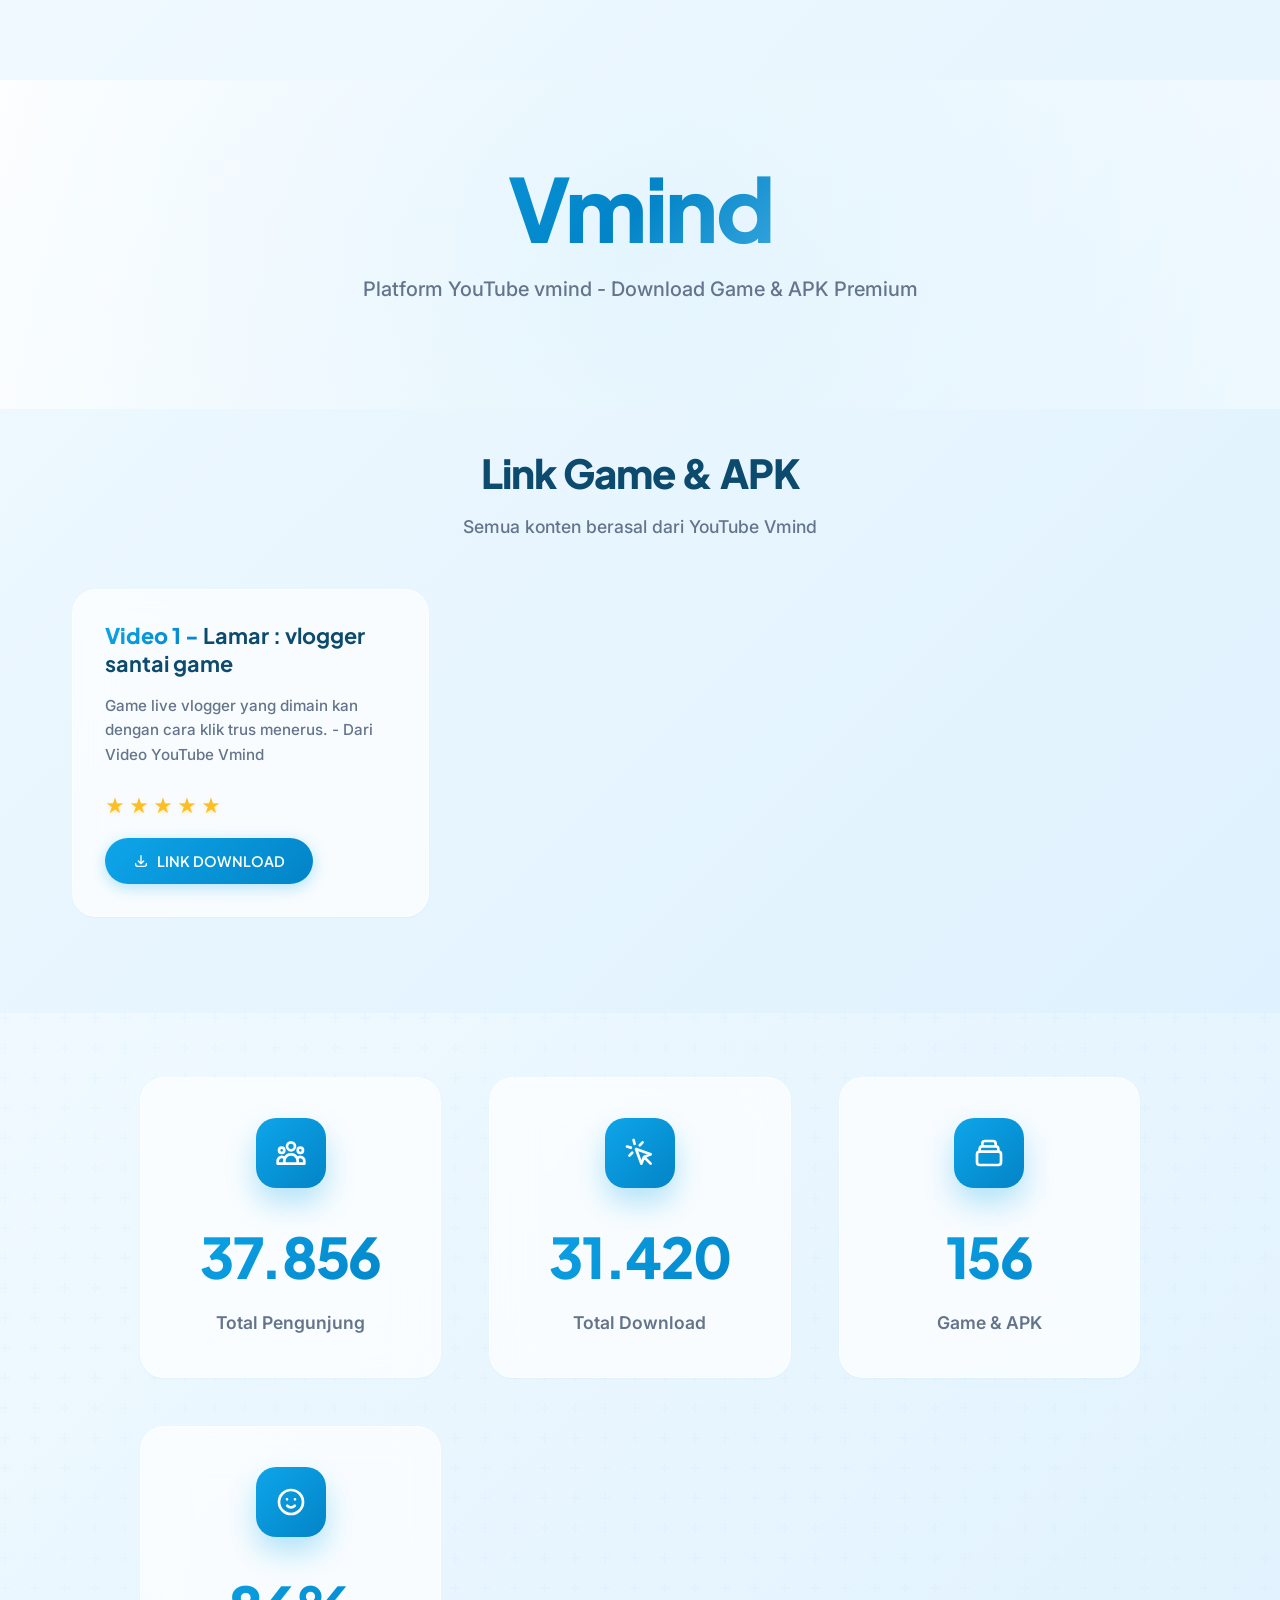
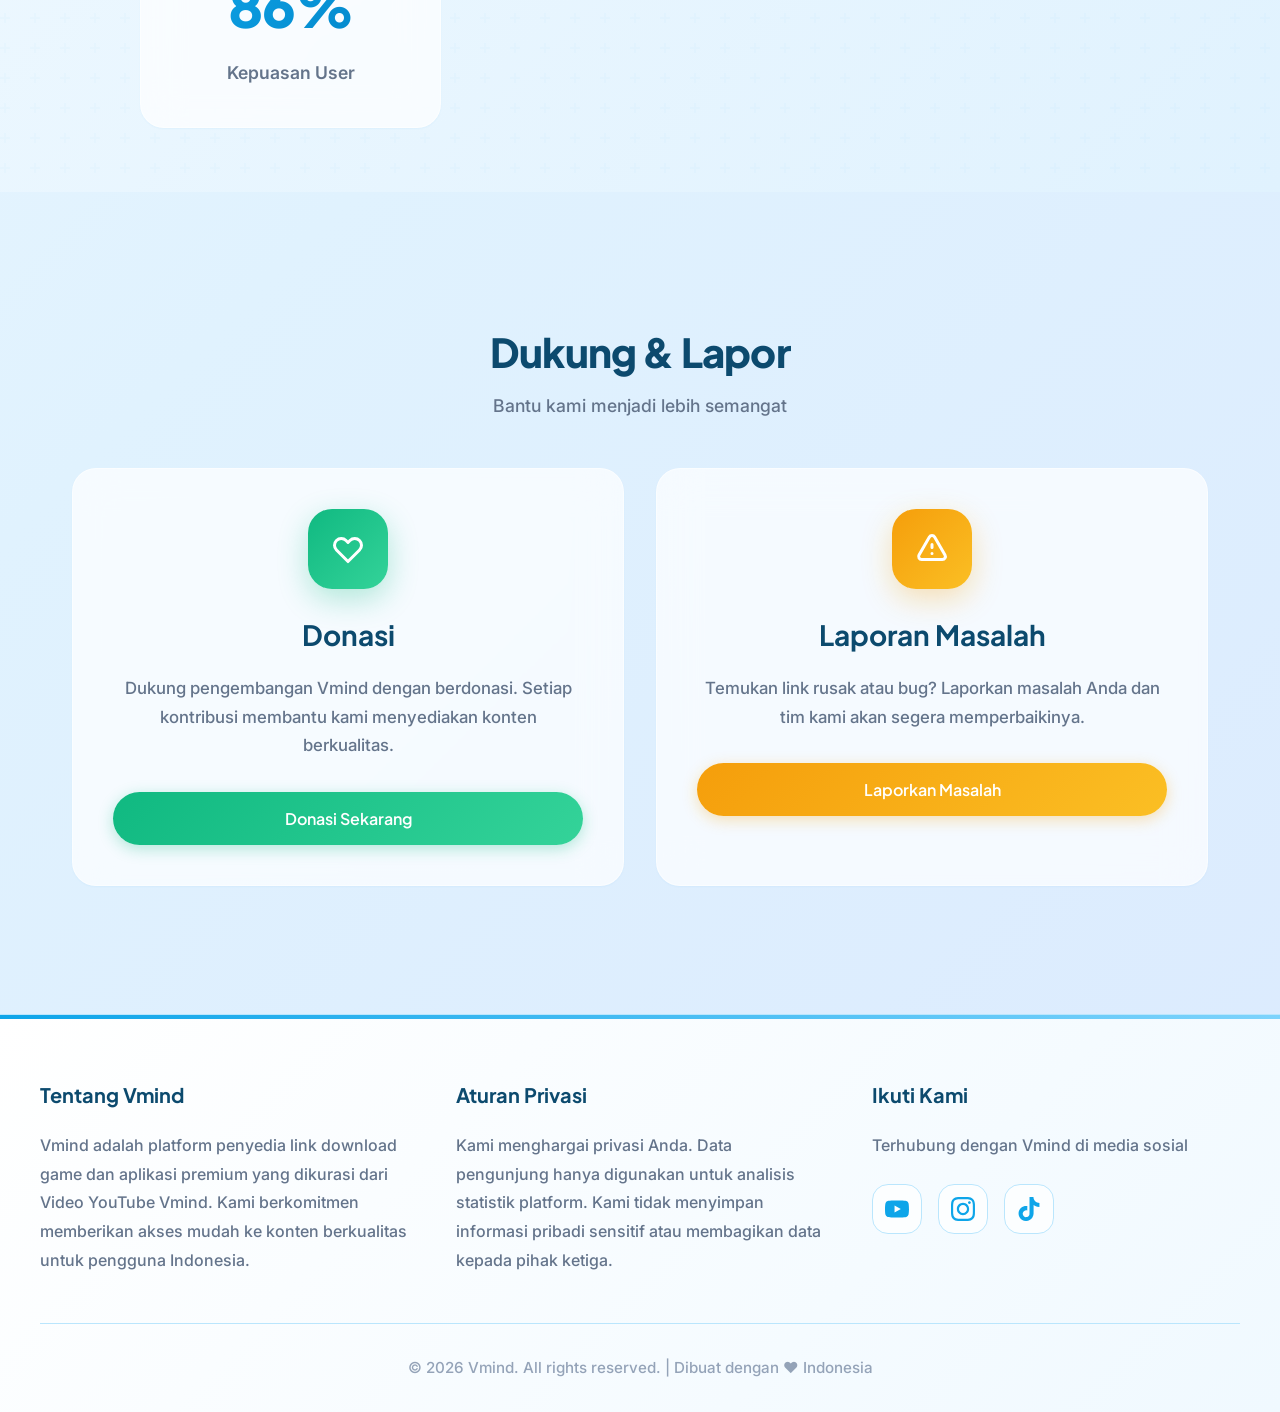
<file: Index.html>
<!DOCTYPE html>
<html lang="id">
<head>
    <meta charset="UTF-8">
    <meta name="viewport" content="width=device-width, initial-scale=1.0">
    <title>Vmind - Video 1 Game & APK Provider</title>
    <link rel="preconnect" href="https://fonts.googleapis.com">
    <link rel="preconnect" href="https://fonts.gstatic.com" crossorigin>
    <link href="https://fonts.googleapis.com/css2?family=Plus+Jakarta+Sans:wght@400;500;600;700;800&family=Inter:wght@300;400;500;600;700&display=swap" rel="stylesheet">
    
<style>
    * {
    margin: 0;
    padding: 0;
    box-sizing: border-box;
}

:root {
    --primary-blue: #0ea5e9;
    --primary-dark: #0284c7;
    --primary-light: #38bdf8;
    --accent-blue: #7dd3fc;
    --bg-white: #ffffff;
    --bg-light: #f0f9ff;
    --bg-gray: #e0f2fe;
    --text-dark: #0c4a6e;
    --text-gray: #64748b;
    --text-light: #94a3b8;
    --border-light: #bae6fd;
    --shadow-sm: 0 1px 2px 0 rgb(14 165 233 / 0.05);
    --shadow-md: 0 4px 6px -1px rgb(14 165 233 / 0.1), 0 2px 4px -2px rgb(14 165 233 / 0.1);
    --shadow-lg: 0 10px 15px -3px rgb(14 165 233 / 0.15), 0 4px 6px -4px rgb(14 165 233 / 0.1);
    --shadow-xl: 0 20px 25px -5px rgb(14 165 233 / 0.15), 0 8px 10px -6px rgb(14 165 233 / 0.1);
    --glass-bg: rgba(255, 255, 255, 0.7);
    --glass-border: rgba(255, 255, 255, 0.5);
}

body {
    font-family: 'Inter', -apple-system, BlinkMacSystemFont, sans-serif;
    background: linear-gradient(135deg, #f0f9ff 0%, #e0f2fe 50%, #dbeafe 100%);
    color: var(--text-dark);
    line-height: 1.6;
    overflow-x: hidden;
    min-height: 100vh;
}

/* Modern Navigation */
.navbar {
    position: fixed;
    top: 0;
    left: 0;
    right: 0;
    background: var(--glass-bg);
    backdrop-filter: blur(20px);
    -webkit-backdrop-filter: blur(20px);
    border-bottom: 1px solid var(--glass-border);
    z-index: 1000;
    padding: 1rem 0;
    transition: all 0.3s ease;
}

.nav-container {
    max-width: 1200px;
    margin: 0 auto;
    padding: 0 2rem;
    display: flex;
    justify-content: space-between;
    align-items: center;
}

.logo {
    font-family: 'Plus Jakarta Sans', sans-serif;
    font-size: 2rem;
    font-weight: 800;
    background: linear-gradient(135deg, var(--primary-blue), var(--primary-dark));
    -webkit-background-clip: text;
    -webkit-text-fill-color: transparent;
    background-clip: text;
    cursor: pointer;
    transition: transform 0.3s ease;
    letter-spacing: -0.02em;
}

.logo:hover {
    transform: scale(1.05) rotate(-2deg);
}

/* Main Content */
.main-content {
    margin-top: 80px;
    min-height: calc(100vh - 80px);
}

.page-section {
    display: none;
    animation: fadeIn 0.5s ease;
}

.page-section.active {
    display: block;
}

@keyframes fadeIn {
    from { opacity: 0; transform: translateY(20px); }
    to { opacity: 1; transform: translateY(0); }
}

/* Modern Hero Section */
.hero {
    background: linear-gradient(135deg, var(--bg-white) 0%, var(--bg-light) 100%);
    padding: 5rem 2rem 4rem;
    text-align: center;
    position: relative;
    overflow: hidden;
}

.hero::before {
    content: '';
    position: absolute;
    top: -50%;
    left: -50%;
    width: 200%;
    height: 200%;
    background: radial-gradient(circle, rgba(14, 165, 233, 0.08) 0%, transparent 60%);
    animation: pulse 20s ease-in-out infinite;
}

@keyframes pulse {
    0%, 100% { transform: scale(1) rotate(0deg); }
    50% { transform: scale(1.1) rotate(5deg); }
}

.hero-content {
    position: relative;
    z-index: 1;
    max-width: 800px;
    margin: 0 auto;
}

.hero h1 {
    font-family: 'Plus Jakarta Sans', sans-serif;
    font-size: clamp(3rem, 8vw, 5.5rem);
    font-weight: 800;
    background: linear-gradient(135deg, var(--primary-blue), var(--primary-dark), var(--accent-blue));
    -webkit-background-clip: text;
    -webkit-text-fill-color: transparent;
    background-clip: text;
    margin-bottom: 1rem;
    letter-spacing: -0.03em;
    line-height: 1.1;
}

.hero-subtitle {
    font-size: 1.25rem;
    color: var(--text-gray);
    margin-bottom: 2.5rem;
    max-width: 600px;
    margin-left: auto;
    margin-right: auto;
    font-weight: 500;
}

/* Floating Bubbles Animation */
.bubbles {
    position: absolute;
    width: 100%;
    height: 100%;
    overflow: hidden;
    top: 0;
    left: 0;
    pointer-events: none;
}

.bubble {
    position: absolute;
    bottom: -100px;
    background: linear-gradient(135deg, var(--primary-light), var(--accent-blue));
    border-radius: 50%;
    opacity: 0.4;
    animation: rise 15s infinite ease-in;
    box-shadow: 0 0 20px rgba(14, 165, 233, 0.3);
}

.bubble:nth-child(1) { width: 40px; height: 40px; left: 10%; animation-duration: 12s; animation-delay: 0s; }
.bubble:nth-child(2) { width: 20px; height: 20px; left: 20%; animation-duration: 15s; animation-delay: 2s; }
.bubble:nth-child(3) { width: 50px; height: 50px; left: 35%; animation-duration: 18s; animation-delay: 4s; }
.bubble:nth-child(4) { width: 25px; height: 25px; left: 50%; animation-duration: 14s; animation-delay: 1s; }
.bubble:nth-child(5) { width: 35px; height: 35px; left: 65%; animation-duration: 16s; animation-delay: 3s; }
.bubble:nth-child(6) { width: 15px; height: 15px; left: 80%; animation-duration: 13s; animation-delay: 5s; }
.bubble:nth-child(7) { width: 45px; height: 45px; left: 90%; animation-duration: 17s; animation-delay: 2s; }

@keyframes rise {
    0% {
        bottom: -100px;
        transform: translateX(0) scale(1);
        opacity: 0.4;
    }
    50% {
        opacity: 0.6;
        transform: translateX(100px) scale(1.1);
    }
    100% {
        bottom: 100vh;
        transform: translateX(-200px) scale(0.8);
        opacity: 0;
    }
}

/* Games Section */
.games-section {
    padding: 2rem;
    max-width: 1200px;
    margin: 0 auto;
}

.section-header {
    text-align: center;
    margin-bottom: 3rem;
}

.section-header h2 {
    font-family: 'Plus Jakarta Sans', sans-serif;
    font-size: 2.5rem;
    font-weight: 800;
    color: var(--text-dark);
    margin-bottom: 0.5rem;
    letter-spacing: -0.02em;
}

.section-header p {
    color: var(--text-gray);
    font-size: 1.1rem;
    font-weight: 500;
}

/* Modern Games Grid */
.games-grid {
    display: grid;
    grid-template-columns: repeat(auto-fill, minmax(350px, 1fr));
    gap: 2rem;
}

.game-card {
    background: var(--glass-bg);
    backdrop-filter: blur(20px);
    border-radius: 24px;
    padding: 2rem;
    border: 1px solid var(--glass-border);
    transition: all 0.4s cubic-bezier(0.4, 0, 0.2, 1);
    position: relative;
    overflow: hidden;
    box-shadow: var(--shadow-sm);
}

.game-card::before {
    content: '';
    position: absolute;
    top: 0;
    left: 0;
    right: 0;
    height: 4px;
    background: linear-gradient(90deg, var(--primary-blue), var(--accent-blue));
    transform: scaleX(0);
    transition: transform 0.4s ease;
}

.game-card:hover {
    transform: translateY(-8px) scale(1.02);
    box-shadow: var(--shadow-xl);
    border-color: var(--primary-blue);
    background: rgba(255, 255, 255, 0.9);
}

.game-card:hover::before {
    transform: scaleX(1);
}

.game-header {
    margin-bottom: 1rem;
}

.game-title {
    font-family: 'Plus Jakarta Sans', sans-serif;
    font-size: 1.35rem;
    font-weight: 700;
    color: var(--text-dark);
    margin-bottom: 0.75rem;
    line-height: 1.3;
}

.game-prefix {
    color: var(--primary-blue);
    font-weight: 800;
    background: linear-gradient(135deg, var(--primary-blue), var(--primary-dark));
    -webkit-background-clip: text;
    -webkit-text-fill-color: transparent;
}

.game-desc {
    color: var(--text-gray);
    font-size: 0.95rem;
    margin-bottom: 1.5rem;
    line-height: 1.6;
    font-weight: 500;
}

.game-meta {
    display: flex;
    justify-content: space-between;
    align-items: center;
    flex-wrap: wrap;
    gap: 1rem;
}

.rating {
    display: flex;
    gap: 0.25rem;
}

.star {
    color: #fbbf24;
    font-size: 1.2rem;
    text-shadow: 0 2px 4px rgba(251, 191, 36, 0.3);
}

.star.empty {
    color: var(--border-light);
    text-shadow: none;
}

/* Modern Download Button */
.download-btn {
    background: linear-gradient(135deg, var(--primary-blue), var(--primary-dark));
    color: white;
    border: none;
    padding: 0.875rem 1.75rem;
    border-radius: 50px;
    font-weight: 600;
    font-family: 'Plus Jakarta Sans', sans-serif;
    cursor: pointer;
    transition: all 0.3s ease;
    display: flex;
    align-items: center;
    gap: 0.5rem;
    font-size: 0.9rem;
    box-shadow: 0 4px 15px rgba(14, 165, 233, 0.3);
    position: relative;
    overflow: hidden;
}

.download-btn::before {
    content: '';
    position: absolute;
    top: 0;
    left: -100%;
    width: 100%;
    height: 100%;
    background: linear-gradient(90deg, transparent, rgba(255,255,255,0.3), transparent);
    transition: left 0.5s;
}

.download-btn:hover::before {
    left: 100%;
}

.download-btn:hover {
    transform: scale(1.05) translateY(-2px);
    box-shadow: 0 8px 25px rgba(14, 165, 233, 0.4);
}

.no-results {
    text-align: center;
    padding: 4rem 2rem;
    color: var(--text-gray);
}

.no-results-icon {
    font-size: 4rem;
    margin-bottom: 1rem;
    opacity: 0.5;
}

/* Stats Section - BIG NUMBERS */
.stats-section {
    padding: 4rem 2rem;
    background: linear-gradient(135deg, var(--bg-light), var(--bg-gray));
    margin: 4rem 0;
    position: relative;
    overflow: hidden;
}

.stats-section::before {
    content: '';
    position: absolute;
    top: 0;
    left: 0;
    right: 0;
    bottom: 0;
    background: url("data:image/svg+xml,%3Csvg width='60' height='60' viewBox='0 0 60 60' xmlns='http://www.w3.org/2000/svg'%3E%3Cg fill='none' fill-rule='evenodd'%3E%3Cg fill='%230ea5e9' fill-opacity='0.05'%3E%3Cpath d='M36 34v-4h-2v4h-4v2h4v4h2v-4h4v-2h-4zm0-30V0h-2v4h-4v2h4v4h2V6h4V4h-4zM6 34v-4H4v4H0v2h4v4h2v-4h4v-2H6zM6 4V0H4v4H0v2h4v4h2V6h4V4H6z'/%3E%3C/g%3E%3C/g%3E%3C/svg%3E");
    opacity: 0.5;
}

.stats-grid {
    display: grid;
    grid-template-columns: repeat(auto-fit, minmax(250px, 1fr));
    gap: 3rem;
    max-width: 1000px;
    margin: 0 auto;
    position: relative;
    z-index: 1;
}

.stat-card {
    background: var(--glass-bg);
    backdrop-filter: blur(20px);
    border-radius: 24px;
    padding: 2.5rem;
    text-align: center;
    border: 1px solid var(--glass-border);
    transition: all 0.3s ease;
    box-shadow: var(--shadow-sm);
}

.stat-card:hover {
    transform: translateY(-8px);
    box-shadow: var(--shadow-lg);
}

.stat-icon {
    width: 70px;
    height: 70px;
    background: linear-gradient(135deg, var(--primary-blue), var(--primary-dark));
    border-radius: 20px;
    display: flex;
    align-items: center;
    justify-content: center;
    margin: 0 auto 1.5rem;
    color: white;
    box-shadow: 0 15px 30px rgba(14, 165, 233, 0.3);
}

.stat-icon svg {
    width: 32px;
    height: 32px;
}

/* BIG NUMBERS STYLE */
.stat-value {
    font-family: 'Plus Jakarta Sans', sans-serif;
    font-size: 3.5rem;
    font-weight: 800;
    color: var(--text-dark);
    margin-bottom: 0.5rem;
    background: linear-gradient(135deg, var(--primary-blue), var(--primary-dark));
    -webkit-background-clip: text;
    -webkit-text-fill-color: transparent;
    letter-spacing: -0.02em;
}

.stat-label {
    color: var(--text-gray);
    font-weight: 600;
    font-size: 1.1rem;
}

/* Features Section */
.features-section {
    padding: 4rem 2rem;
    max-width: 1200px;
    margin: 0 auto;
}

.features-header {
    text-align: center;
    margin-bottom: 3rem;
}

.features-header h2 {
    font-family: 'Plus Jakarta Sans', sans-serif;
    font-size: 2.5rem;
    font-weight: 800;
    color: var(--text-dark);
    margin-bottom: 0.5rem;
    letter-spacing: -0.02em;
}

.features-header p {
    color: var(--text-gray);
    font-size: 1.1rem;
    font-weight: 500;
}

.features-grid {
    display: grid;
    grid-template-columns: repeat(auto-fit, minmax(350px, 1fr));
    gap: 2rem;
}

.feature-card {
    background: var(--glass-bg);
    backdrop-filter: blur(20px);
    border-radius: 24px;
    padding: 2.5rem;
    border: 1px solid var(--glass-border);
    transition: all 0.4s cubic-bezier(0.4, 0, 0.2, 1);
    cursor: pointer;
    text-align: center;
    box-shadow: var(--shadow-sm);
    position: relative;
    overflow: hidden;
}

.feature-card::after {
    content: '';
    position: absolute;
    bottom: 0;
    left: 0;
    right: 0;
    height: 4px;
    background: linear-gradient(90deg, var(--primary-blue), var(--accent-blue));
    transform: scaleX(0);
    transition: transform 0.4s ease;
}

.feature-card:hover {
    transform: translateY(-8px);
    box-shadow: var(--shadow-xl);
    border-color: var(--primary-blue);
    background: rgba(255, 255, 255, 0.95);
}

.feature-card:hover::after {
    transform: scaleX(1);
}

.feature-icon {
    width: 80px;
    height: 80px;
    border-radius: 24px;
    display: flex;
    align-items: center;
    justify-content: center;
    margin: 0 auto 1.5rem;
    transition: all 0.4s ease;
    position: relative;
    overflow: hidden;
}

.feature-card.donate .feature-icon {
    background: linear-gradient(135deg, #10b981, #34d399);
    box-shadow: 0 10px 30px rgba(16, 185, 129, 0.3);
}

.feature-card.report .feature-icon {
    background: linear-gradient(135deg, #f59e0b, #fbbf24);
    box-shadow: 0 10px 30px rgba(245, 158, 11, 0.3);
}

.feature-card:hover .feature-icon {
    transform: scale(1.1) rotate(5deg);
}

.feature-icon svg {
    width: 36px;
    height: 36px;
    color: white;
}

.feature-title {
    font-family: 'Plus Jakarta Sans', sans-serif;
    font-size: 1.75rem;
    font-weight: 700;
    color: var(--text-dark);
    margin-bottom: 1rem;
}

.feature-desc {
    color: var(--text-gray);
    margin-bottom: 2rem;
    line-height: 1.7;
    font-size: 1.05rem;
    font-weight: 500;
}

.feature-btn {
    background: var(--bg-gray);
    color: var(--text-dark);
    border: none;
    padding: 1rem 2.5rem;
    border-radius: 50px;
    font-weight: 600;
    font-family: 'Plus Jakarta Sans', sans-serif;
    cursor: pointer;
    transition: all 0.3s ease;
    width: 100%;
    font-size: 1rem;
    box-shadow: var(--shadow-sm);
}

.feature-card.donate .feature-btn {
    background: linear-gradient(135deg, #10b981, #34d399);
    color: white;
    box-shadow: 0 4px 15px rgba(16, 185, 129, 0.3);
}

.feature-card.report .feature-btn {
    background: linear-gradient(135deg, #f59e0b, #fbbf24);
    color: white;
    box-shadow: 0 4px 15px rgba(245, 158, 11, 0.3);
}

.feature-btn:hover {
    transform: scale(1.02);
    box-shadow: var(--shadow-md);
}

/* Detail Page Styles */
.detail-container {
    max-width: 800px;
    margin: 0 auto;
    padding: 2rem;
}

.detail-card {
    background: var(--glass-bg);
    backdrop-filter: blur(20px);
    border-radius: 32px;
    padding: 3rem;
    border: 1px solid var(--glass-border);
    box-shadow: var(--shadow-xl);
    text-align: center;
}

.detail-icon {
    width: 120px;
    height: 120px;
    background: linear-gradient(135deg, var(--primary-blue), var(--accent-blue));
    border-radius: 32px;
    display: flex;
    align-items: center;
    justify-content: center;
    margin: 0 auto 2rem;
    box-shadow: 0 20px 40px rgba(14, 165, 233, 0.3);
    animation: float 3s ease-in-out infinite;
}

@keyframes float {
    0%, 100% { transform: translateY(0px); }
    50% { transform: translateY(-10px); }
}

.detail-icon svg {
    width: 60px;
    height: 60px;
    color: white;
}

.detail-title {
    font-family: 'Plus Jakarta Sans', sans-serif;
    font-size: 2.5rem;
    font-weight: 800;
    color: var(--text-dark);
    margin-bottom: 1rem;
    letter-spacing: -0.02em;
}

.detail-desc {
    color: var(--text-gray);
    font-size: 1.2rem;
    margin-bottom: 2rem;
    line-height: 1.6;
    font-weight: 500;
}

.detail-meta {
    display: flex;
    justify-content: center;
    gap: 2rem;
    margin-bottom: 2rem;
    flex-wrap: wrap;
}

.detail-meta-item {
    display: flex;
    align-items: center;
    gap: 0.5rem;
    color: var(--text-gray);
    font-weight: 600;
    background: var(--bg-light);
    padding: 0.75rem 1.5rem;
    border-radius: 50px;
}

.detail-meta-item svg {
    width: 20px;
    height: 20px;
    color: var(--primary-blue);
}

.countdown-box {
    background: linear-gradient(135deg, var(--primary-blue), var(--primary-dark));
    color: white;
    padding: 1.5rem;
    border-radius: 20px;
    margin: 2rem 0;
    font-family: 'Plus Jakarta Sans', sans-serif;
}

.countdown-text {
    font-size: 1.1rem;
    font-weight: 600;
    margin-bottom: 0.5rem;
    opacity: 0.9;
}

.countdown-timer {
    font-size: 2rem;
    font-weight: 800;
}

.detail-actions {
    display: flex;
    gap: 1rem;
    justify-content: center;
    flex-wrap: wrap;
}

.btn-primary {
    background: linear-gradient(135deg, var(--primary-blue), var(--primary-dark));
    color: white;
    border: none;
    padding: 1rem 2.5rem;
    border-radius: 50px;
    font-weight: 700;
    font-family: 'Plus Jakarta Sans', sans-serif;
    cursor: pointer;
    transition: all 0.3s ease;
    display: flex;
    align-items: center;
    gap: 0.5rem;
    font-size: 1.1rem;
    box-shadow: 0 10px 30px rgba(14, 165, 233, 0.3);
}

.btn-primary:hover:not(:disabled) {
    transform: translateY(-3px);
    box-shadow: 0 15px 40px rgba(14, 165, 233, 0.4);
}

.btn-primary:disabled {
    opacity: 0.6;
    cursor: not-allowed;
    filter: grayscale(0.5);
}

.btn-secondary {
    background: var(--bg-gray);
    color: var(--text-dark);
    border: 2px solid var(--border-light);
    padding: 1rem 2.5rem;
    border-radius: 50px;
    font-weight: 600;
    font-family: 'Plus Jakarta Sans', sans-serif;
    cursor: pointer;
    transition: all 0.3s ease;
    display: flex;
    align-items: center;
    gap: 0.5rem;
    font-size: 1.1rem;
}

.btn-secondary:hover {
    background: var(--primary-blue);
    color: white;
    border-color: var(--primary-blue);
    transform: translateY(-3px);
}

/* Modern Footer */
.footer {
    background: linear-gradient(135deg, var(--bg-white), var(--bg-light));
    border-top: 1px solid var(--border-light);
    padding: 4rem 2rem 2rem;
    margin-top: 4rem;
    position: relative;
    overflow: hidden;
}

.footer::before {
    content: '';
    position: absolute;
    top: 0;
    left: 0;
    right: 0;
    height: 4px;
    background: linear-gradient(90deg, var(--primary-blue), var(--accent-blue));
}

.footer-container {
    max-width: 1200px;
    margin: 0 auto;
}

.footer-grid {
    display: grid;
    grid-template-columns: repeat(auto-fit, minmax(250px, 1fr));
    gap: 3rem;
    margin-bottom: 3rem;
}

.footer-section h3 {
    font-family: 'Plus Jakarta Sans', sans-serif;
    font-size: 1.25rem;
    font-weight: 700;
    color: var(--text-dark);
    margin-bottom: 1.25rem;
}

.footer-section p, .footer-section a {
    color: var(--text-gray);
    text-decoration: none;
    line-height: 1.8;
    font-size: 1rem;
    transition: all 0.3s ease;
    font-weight: 500;
}

.footer-section a:hover {
    color: var(--primary-blue);
    transform: translateX(4px);
    display: inline-block;
}

.social-links {
    display: flex;
    gap: 1rem;
    margin-top: 1.5rem;
}

.social-link {
    width: 50px;
    height: 50px;
    background: var(--glass-bg);
    border-radius: 16px;
    display: flex;
    align-items: center;
    justify-content: center;
    transition: all 0.3s ease;
    border: 1px solid var(--border-light);
    backdrop-filter: blur(10px);
}

.social-link:hover {
    background: var(--primary-blue);
    border-color: var(--primary-blue);
    transform: translateY(-5px) scale(1.1);
    box-shadow: 0 10px 25px rgba(14, 165, 233, 0.3);
}

.social-link:hover svg {
    color: white;
}

.social-link svg {
    width: 24px;
    height: 24px;
    color: var(--primary-blue);
    transition: all 0.3s ease;
}

.footer-bottom {
    text-align: center;
    padding-top: 2rem;
    border-top: 1px solid var(--border-light);
    color: var(--text-light);
    font-size: 0.95rem;
    font-weight: 500;
}

/* Modern Toast Notification */
.toast {
    position: fixed;
    bottom: 2rem;
    right: 2rem;
    background: linear-gradient(135deg, var(--text-dark), #1e293b);
    color: white;
    padding: 1.25rem 2rem;
    border-radius: 16px;
    box-shadow: 0 20px 40px rgba(0, 0, 0, 0.2);
    transform: translateY(100px) scale(0.9);
    opacity: 0;
    transition: all 0.4s cubic-bezier(0.4, 0, 0.2, 1);
    z-index: 2000;
    font-weight: 600;
    font-family: 'Plus Jakarta Sans', sans-serif;
    backdrop-filter: blur(10px);
    border: 1px solid rgba(255,255,255,0.1);
}

.toast.show {
    transform: translateY(0) scale(1);
    opacity: 1;
}

/* Responsive */
@media (max-width: 768px) {
    .nav-container {
        padding: 0 1rem;
    }

    .hero {
        padding: 4rem 1rem 3rem;
    }

    .games-section, .features-section {
        padding: 1rem;
    }

    .games-grid, .features-grid {
        grid-template-columns: 1fr;
        gap: 1.5rem;
    }

    .game-meta {
        flex-direction: column;
        align-items: flex-start;
    }

    .stats-grid {
        grid-template-columns: 1fr;
        gap: 1.5rem;
    }

    .stat-value {
        font-size: 2.5rem;
    }

    .footer-grid {
        grid-template-columns: 1fr;
        text-align: center;
        gap: 2rem;
    }

    .social-links {
        justify-content: center;
    }

    .toast {
        left: 1rem;
        right: 1rem;
        bottom: 1rem;
    }

    .detail-card {
        padding: 2rem 1.5rem;
    }

    .detail-title {
        font-size: 1.75rem;
    }

    .detail-actions {
        flex-direction: column;
    }

    .btn-primary, .btn-secondary {
        width: 100%;
        justify-content: center;
    }
}

</style>
</head>
<body>
    <!-- Main Content -->
    <main class="main-content">
        <!-- Home Page -->
        <section id="home-page" class="page-section active">
            <!-- Hero Section -->
            <div class="hero">
                <div class="bubbles">
                    <div class="bubble"></div>
                    <div class="bubble"></div>
                    <div class="bubble"></div>
                    <div class="bubble"></div>
                    <div class="bubble"></div>
                    <div class="bubble"></div>
                    <div class="bubble"></div>
                </div>
                <div class="hero-content">
                    <h1>Vmind</h1>
                    <p class="hero-subtitle">
                        Platform YouTube vmind - Download Game & APK Premium
                    </p>
                </div>
            </div>

            <!-- Games Section -->
            <div class="games-section">
                <div class="section-header">
                    <h2>Link Game & APK</h2>
                    <p>Semua konten berasal dari 
                    YouTube Vmind</p>
                </div>
                
                <div class="games-grid" id="gamesGrid">
                    <!-- Games will be rendered here by JavaScript -->
                </div>
            </div>

            <!-- Stats Section - BIG NUMBERS -->
            <div class="stats-section">
                <div class="stats-grid">
                    <div class="stat-card">
                        <div class="stat-icon">
                            <svg fill="none" stroke="currentColor" viewBox="0 0 24 24">
                                <path stroke-linecap="round" stroke-linejoin="round" stroke-width="2" d="M17 20h5v-2a3 3 0 00-5.356-1.857M17 20H7m10 0v-2c0-.656-.126-1.283-.356-1.857M7 20H2v-2a3 3 0 015.356-1.857M7 20v-2c0-.656.126-1.283.356-1.857m0 0a5.002 5.002 0 019.288 0M15 7a3 3 0 11-6 0 3 3 0 016 0zm6 3a2 2 0 11-4 0 2 2 0 014 0zM7 10a2 2 0 11-4 0 2 2 0 014 0z"></path>
                            </svg>
                        </div>
                        <div class="stat-value" id="visitorCount">37.856</div>
                        <div class="stat-label">Total Pengunjung</div>
                    </div>
                    
                    <div class="stat-card">
                        <div class="stat-icon">
                            <svg fill="none" stroke="currentColor" viewBox="0 0 24 24">
                                <path stroke-linecap="round" stroke-linejoin="round" stroke-width="2" d="M15 15l-2 5L9 9l11 4-5 2zm0 0l5 5M7.188 2.239l.777 2.897M5.136 7.965l-2.898-.777M13.95 4.05l-2.122 2.122m-5.657 5.656l-2.12 2.122"></path>
                            </svg>
                        </div>
                        <div class="stat-value" id="clickCount">31.420</div>
                        <div class="stat-label">Total Download</div>
                    </div>

                    <div class="stat-card">
                        <div class="stat-icon">
                            <svg fill="none" stroke="currentColor" viewBox="0 0 24 24">
                                <path stroke-linecap="round" stroke-linejoin="round" stroke-width="2" d="M19 11H5m14 0a2 2 0 012 2v6a2 2 0 01-2 2H5a2 2 0 01-2-2v-6a2 2 0 012-2m14 0V9a2 2 0 00-2-2M5 11V9a2 2 0 012-2m0 0V5a2 2 0 012-2h6a2 2 0 012 2v2M7 7h10"></path>
                            </svg>
                        </div>
                        <div class="stat-value">156</div>
                        <div class="stat-label">Game & APK</div>
                    </div>

                    <div class="stat-card">
                        <div class="stat-icon">
                            <svg fill="none" stroke="currentColor" viewBox="0 0 24 24">
                                <path stroke-linecap="round" stroke-linejoin="round" stroke-width="2" d="M14.828 14.828a4 4 0 01-5.656 0M9 10h.01M15 10h.01M21 12a9 9 0 11-18 0 9 9 0 0118 0z"></path>
                            </svg>
                        </div>
                        <div class="stat-value">86%</div>
                        <div class="stat-label">Kepuasan User</div>
                    </div>
                </div>
            </div>

            <!-- Features Section (Donasi & Laporan) -->
            <div class="features-section">
                <div class="features-header">
                    <h2>Dukung & Lapor</h2>
                    <p>Bantu kami menjadi lebih semangat</p>
                </div>
                <div class="features-grid">
                    <div class="feature-card donate" onclick="handleDonate()">
                        <div class="feature-icon">
                            <svg fill="none" stroke="currentColor" viewBox="0 0 24 24">
                                <path stroke-linecap="round" stroke-linejoin="round" stroke-width="2" d="M4.318 6.318a4.5 4.5 0 000 6.364L12 20.364l7.682-7.682a4.5 4.5 0 00-6.364-6.364L12 7.636l-1.318-1.318a4.5 4.5 0 00-6.364 0z"></path>
                            </svg>
                        </div>
                        <h3 class="feature-title">Donasi</h3>
                        <p class="feature-desc">
                            Dukung pengembangan Vmind dengan berdonasi. Setiap kontribusi membantu kami menyediakan konten berkualitas.
                        </p>
                        <button class="feature-btn">Donasi Sekarang</button>
                    </div>

                    <div class="feature-card report" onclick="handleReport()">
                        <div class="feature-icon">
                            <svg fill="none" stroke="currentColor" viewBox="0 0 24 24">
                                <path stroke-linecap="round" stroke-linejoin="round" stroke-width="2" d="M12 9v2m0 4h.01m-6.938 4h13.856c1.54 0 2.502-1.667 1.732-3L13.732 4c-.77-1.333-2.694-1.333-3.464 0L3.34 16c-.77 1.333.192 3 1.732 3z"></path>
                            </svg>
                        </div>
                        <h3 class="feature-title">Laporan Masalah</h3>
                        <p class="feature-desc">
                            Temukan link rusak atau bug? Laporkan masalah Anda dan tim kami akan segera memperbaikinya.
                        </p>
                        <button class="feature-btn">Laporkan Masalah</button>
                    </div>
                </div>
            </div>
        </section>

        <!-- Detail Page (Halaman ke-2) -->
        <section id="detail-page" class="page-section">
            <div class="detail-container">
                <div class="detail-card">
                    <div class="detail-icon">
                        <svg fill="none" stroke="currentColor" viewBox="0 0 24 24">
                            <path stroke-linecap="round" stroke-linejoin="round" stroke-width="2" d="M7 16a4 4 0 01-.88-7.903A5 5 0 1115.9 6L16 6a5 5 0 011 9.9M15 13l-3-3m0 0l-3 3m3-3v12"></path>
                        </svg>
                    </div>
                    <h1 class="detail-title" id="detailTitle">Game Title</h1>
                    <p class="detail-desc" id="detailDesc">Deskripsi game akan muncul di sini</p>
                    
                    <div class="detail-meta">
                        <div class="detail-meta-item">
                            <svg fill="none" stroke="currentColor" viewBox="0 0 24 24">
                                <path stroke-linecap="round" stroke-linejoin="round" stroke-width="2" d="M11.049 2.927c.3-.921 1.603-.921 1.902 0l1.519 4.674a1 1 0 00.95.69h4.915c.969 0 1.371 1.24.588 1.81l-3.976 2.888a1 1 0 00-.363 1.118l1.518 4.674c.3.922-.755 1.688-1.538 1.118l-3.976-2.888a1 1 0 00-1.176 0l-3.976 2.888c-.783.57-1.838-.197-1.538-1.118l1.518-4.674a1 1 0 00-.363-1.118l-3.976-2.888c-.784-.57-.38-1.81.588-1.81h4.914a1 1 0 00.951-.69l1.519-4.674z"></path>
                            </svg>
                            <span id="detailRating">5.0 Rating</span>
                        </div>
                        <div class="detail-meta-item">
                            <svg fill="none" stroke="currentColor" viewBox="0 0 24 24">
                                <path stroke-linecap="round" stroke-linejoin="round" stroke-width="2" d="M12 8v4l3 3m6-3a9 9 0 11-18 0 9 9 0 0118 0z"></path>
                            </svg>
                            <span>Ready Download</span>
                        </div>
                    </div>

                    <div class="countdown-box" id="countdownBox">
                        <div class="countdown-text">Link akan tersedia dalam</div>
                        <div class="countdown-timer" id="countdownTimer">5</div>
                    </div>

                    <div class="detail-actions">
                        <button class="btn-primary" id="goToLinkBtn" onclick="goToLink()" disabled>
                            <svg width="20" height="20" fill="none" stroke="currentColor" viewBox="0 0 24 24">
                                <path stroke-linecap="round" stroke-linejoin="round" stroke-width="2" d="M10 6H6a2 2 0 00-2 2v10a2 2 0 002 2h10a2 2 0 002-2v-4M14 4h6m0 0v6m0-6L10 14"></path>
                            </svg>
                            Menuju Link Download
                        </button>
                        <button class="btn-secondary" onclick="showPage('home')">
                            <svg width="20" height="20" fill="none" stroke="currentColor" viewBox="0 0 24 24">
                                <path stroke-linecap="round" stroke-linejoin="round" stroke-width="2" d="M10 19l-7-7m0 0l7-7m-7 7h18"></path>
                            </svg>
                            Kembali
                        </button>
                    </div>
                </div>
            </div>
        </section>
    </main>

    <!-- Footer -->
    <footer class="footer">
        <div class="footer-container">
            <div class="footer-grid">
                <div class="footer-section">
                    <h3>Tentang Vmind</h3>
                    <p>
                        Vmind adalah platform penyedia link download game dan aplikasi premium 
                        yang dikurasi dari Video YouTube Vmind. Kami berkomitmen memberikan 
                        akses mudah ke konten berkualitas untuk pengguna Indonesia.
                    </p>
                </div>
                
                <div class="footer-section">
                    <h3>Aturan Privasi</h3>
                    <p>
                        Kami menghargai privasi Anda. Data pengunjung hanya digunakan untuk 
                        analisis statistik platform. Kami tidak menyimpan informasi pribadi 
                        sensitif atau membagikan data kepada pihak ketiga.
                    </p>
                </div>
                
                <div class="footer-section">
                    <h3>Ikuti Kami</h3>
                    <p>Terhubung dengan Vmind di media sosial</p>
                    <div class="social-links">
                        <a href="https://youtube.com/@vmind" target="_blank" class="social-link" title="YouTube">
                            <svg fill="currentColor" viewBox="0 0 24 24">
                                <path d="M23.498 6.186a3.016 3.016 0 0 0-2.122-2.136C19.505 3.545 12 3.545 12 3.545s-7.505 0-9.377.505A3.017 3.017 0 0 0 .502 6.186C0 8.07 0 12 0 12s0 3.93.502 5.814a3.016 3.016 0 0 0 2.122 2.136c1.871.505 9.376.505 9.376.505s7.505 0 9.377-.505a3.015 3.015 0 0 0 2.122-2.136C24 15.93 24 12 24 12s0-3.93-.502-5.814zM9.545 15.568V8.432L15.818 12l-6.273 3.568z"/>
                            </svg>
                        </a>
                        <a href="https://instagram.com/vmind" target="_blank" class="social-link" title="Instagram">
                            <svg fill="currentColor" viewBox="0 0 24 24">
                                <path d="M12 2.163c3.204 0 3.584.012 4.85.07 3.252.148 4.771 1.691 4.919 4.919.058 1.265.069 1.645.069 4.849 0 3.205-.012 3.584-.069 4.849-.149 3.225-1.664 4.771-4.919 4.919-1.266.058-1.644.07-4.85.07-3.204 0-3.584-.012-4.849-.07-3.26-.149-4.771-1.699-4.919-4.92-.058-1.265-.07-1.644-.07-4.849 0-3.204.013-3.583.07-4.849.149-3.227 1.664-4.771 4.919-4.919 1.266-.057 1.645-.069 4.849-.069zm0-2.163c-3.259 0-3.667.014-4.947.072-4.358.2-6.78 2.618-6.98 6.98-.059 1.281-.073 1.689-.073 4.948 0 3.259.014 3.668.072 4.948.2 4.358 2.618 6.78 6.98 6.98 1.281.058 1.689.072 4.948.072 3.259 0 3.668-.014 4.948-.072 4.354-.2 6.782-2.618 6.979-6.98.059-1.28.073-1.689.073-4.948 0-3.259-.014-3.667-.072-4.947-.196-4.354-2.617-6.78-6.979-6.98-1.281-.059-1.69-.073-4.949-.073zm0 5.838c-3.403 0-6.162 2.759-6.162 6.162s2.759 6.163 6.162 6.163 6.162-2.759 6.162-6.163c0-3.403-2.759-6.162-6.162-6.162zm0 10.162c-2.209 0-4-1.79-4-4 0-2.209 1.791-4 4-4s4 1.791 4 4c0 2.21-1.791 4-4 4zm6.406-11.845c-.796 0-1.441.645-1.441 1.44s.645 1.44 1.441 1.44c.795 0 1.439-.645 1.439-1.44s-.644-1.44-1.439-1.44z"/>
                            </svg>
                        </a>
                        <a href="https://tiktok.com/@vmind" target="_blank" class="social-link" title="TikTok">
                            <svg fill="currentColor" viewBox="0 0 24 24">
                                <path d="M12.525.02c1.31-.02 2.61-.01 3.91-.02.08 1.53.63 3.09 1.75 4.17 1.12 1.11 2.7 1.62 4.24 1.79v4.03c-1.44-.05-2.89-.35-4.2-.97-.57-.26-1.1-.59-1.62-.93-.01 2.92.01 5.84-.02 8.75-.08 1.4-.54 2.79-1.35 3.94-1.31 1.92-3.58 3.17-5.91 3.21-1.43.08-2.86-.31-4.08-1.03-2.02-1.19-3.44-3.37-3.65-5.71-.02-.5-.03-1-.01-1.49.18-1.9 1.12-3.72 2.58-4.96 1.66-1.44 3.98-2.13 6.15-1.72.02 1.48-.04 2.96-.04 4.44-.99-.32-2.15-.23-3.02.37-.63.41-1.11 1.04-1.36 1.75-.21.51-.15 1.07-.14 1.61.24 1.64 1.82 3.02 3.5 2.87 1.12-.01 2.19-.66 2.77-1.61.19-.33.4-.67.41-1.06.1-1.79.06-3.57.07-5.36.01-4.03-.01-8.05.02-12.07z"/>
                            </svg>
                        </a>
                    </div>
                </div>
            </div>
            
            <div class="footer-bottom">
                <p>&copy; 2026 Vmind. All rights reserved. | Dibuat dengan ❤️ Indonesia</p>
            </div>
        </div>
    </footer>

    <!-- Toast Notification -->
    <div class="toast" id="toast"></div>

<script>
// Game Data 
const gamesData = [
    {
        id: 1,
        title: "Lamar : vlogger santai game",
        description: "Game live vlogger yang dimain kan dengan cara klik trus menerus.",
        rating: 5,
        link: "https://link.adsafelink.com/80HugNi"
    }
];

// State Management
let currentPage = 'home';
let currentDownloadLink = '';
let countdownInterval;

// Initialize
document.addEventListener('DOMContentLoaded', function() {
    renderGames(gamesData);
});

// Navigation Function
function showPage(page) {
    // Clear any running countdown
    if (countdownInterval) {
        clearInterval(countdownInterval);
    }
    
    // Hide all pages
    document.querySelectorAll('.page-section').forEach(section => {
        section.classList.remove('active');
    });
    
    // Show target page
    document.getElementById(page + '-page').classList.add('active');
    
    // Update current page
    currentPage = page;
    
    // Scroll to top
    window.scrollTo({ top: 0, behavior: 'smooth' });
}

// Render Games
function renderGames(games) {
    const grid = document.getElementById('gamesGrid');
    
    grid.innerHTML = games.map(game => `
        <div class="game-card" data-id="${game.id}">
            <div class="game-header">
                <h3 class="game-title">
                    <span class="game-prefix">Video 1 - </span>${game.title}
                </h3>
            </div>
            <p class="game-desc">${game.description} - Dari Video YouTube Vmind</p>
            <div class="game-meta">
                <div class="rating">
                    ${renderStars(game.rating)}
                </div>
                <button class="download-btn" onclick="showDetailPage('${game.title}', '${game.description}', ${game.rating}, '${game.link}')">
                    <svg width="16" height="16" fill="none" stroke="currentColor" viewBox="0 0 24 24">
                        <path stroke-linecap="round" stroke-linejoin="round" stroke-width="2" d="M4 16v1a3 3 0 003 3h10a3 3 0 003-3v-1m-4-4l-4 4m0 0l-4-4m4 4V4"></path>
                    </svg>
                    LINK DOWNLOAD
                </button>
            </div>
        </div>
    `).join('');
}

// Render Stars
function renderStars(rating) {
    let stars = '';
    for (let i = 1; i <= 5; i++) {
        if (i <= rating) {
            stars += '<span class="star">★</span>';
        } else {
            stars += '<span class="star empty">★</span>';
        }
    }
    return stars;
}

// Show Detail Page (Halaman ke-2)
function showDetailPage(title, description, rating, link) {
    currentDownloadLink = link;
    
    // Update detail content
    document.getElementById('detailTitle').textContent = title;
    document.getElementById('detailDesc').textContent = description + ' - Dari Video YouTube Vmind';
    document.getElementById('detailRating').textContent = rating + '.0 Rating';
    
    // Show detail page
    showPage('detail');
    
    // Start countdown
    startCountdown();
}

// Countdown Timer
function startCountdown() {
    let timeLeft = 5;
    const timerElement = document.getElementById('countdownTimer');
    const goToLinkBtn = document.getElementById('goToLinkBtn');
    const countdownBox = document.getElementById('countdownBox');
    
    goToLinkBtn.disabled = true;
    timerElement.textContent = timeLeft;
    countdownBox.style.opacity = '1';
    countdownBox.style.background = 'linear-gradient(135deg, var(--primary-blue), var(--primary-dark))';
    
    countdownInterval = setInterval(() => {
        timeLeft--;
        timerElement.textContent = timeLeft;
        
        // Visual feedback
        if (timeLeft <= 2) {
            countdownBox.style.background = 'linear-gradient(135deg, #10b981, #059669)';
        }
        
        if (timeLeft <= 0) {
            clearInterval(countdownInterval);
            goToLinkBtn.disabled = false;
            countdownBox.innerHTML = `
                <div class="countdown-text">✅ Link sudah siap!</div>
                <div style="font-size: 1.2rem; font-weight: 600;">Klik tombol di bawah untuk download</div>
            `;
            countdownBox.style.background = 'linear-gradient(135deg, #10b981, #059669)';
        }
    }, 1000);
}

// Go to Link
function goToLink() {
    if (!currentDownloadLink) return;
    
    // Show toast
    showToast('Membuka link download...');
    
    // Open link
    setTimeout(() => {
        window.open(currentDownloadLink, '_blank');
    }, 500);
}

// Handle Donate
function handleDonate() {
    showToast('🔄 Membuka DANA...');
    
    // Animasi loading 1 detik
    setTimeout(() => {
        window.open('https://link.dana.id/minta?full_url=https://qr.dana.id/v1/281012012023093089701243', '_blank');
        showToast('✅ Link DANA terbuka!');
    }, 1000);
}

// Handle Report - Email to sonaganteeng@gmail.com
function handleReport() {
    showToast('Membuka form laporan...');
    setTimeout(() => {
        window.open('mailto:sonaganteeng@gmail.com?subject=Laporan Masalah Vmind&body=Halo tim Vmind,%0A%0ASaya menemukan masalah:%0A%0A[Nama Game/APK]: %0A[Jenis Masalah]: %0A[Detail Masalah]: %0A%0ATerima kasih.', '_blank');
    }, 1000);
}

// Toast Notification
function showToast(message) {
    const toast = document.getElementById('toast');
    toast.textContent = message;
    toast.classList.add('show');
    
    setTimeout(() => {
        toast.classList.remove('show');
    }, 3000);
}

// Add parallax effect to bubbles
window.addEventListener('scroll', () => {
    const scrolled = window.pageYOffset;
    const bubbles = document.querySelectorAll('.bubble');
    bubbles.forEach((bubble, index) => {
        const speed = 0.5 + (index * 0.1);
        bubble.style.transform = `translateY(${scrolled * speed}px)`;
    });
});
</script>

</body>
</html>
</file>
